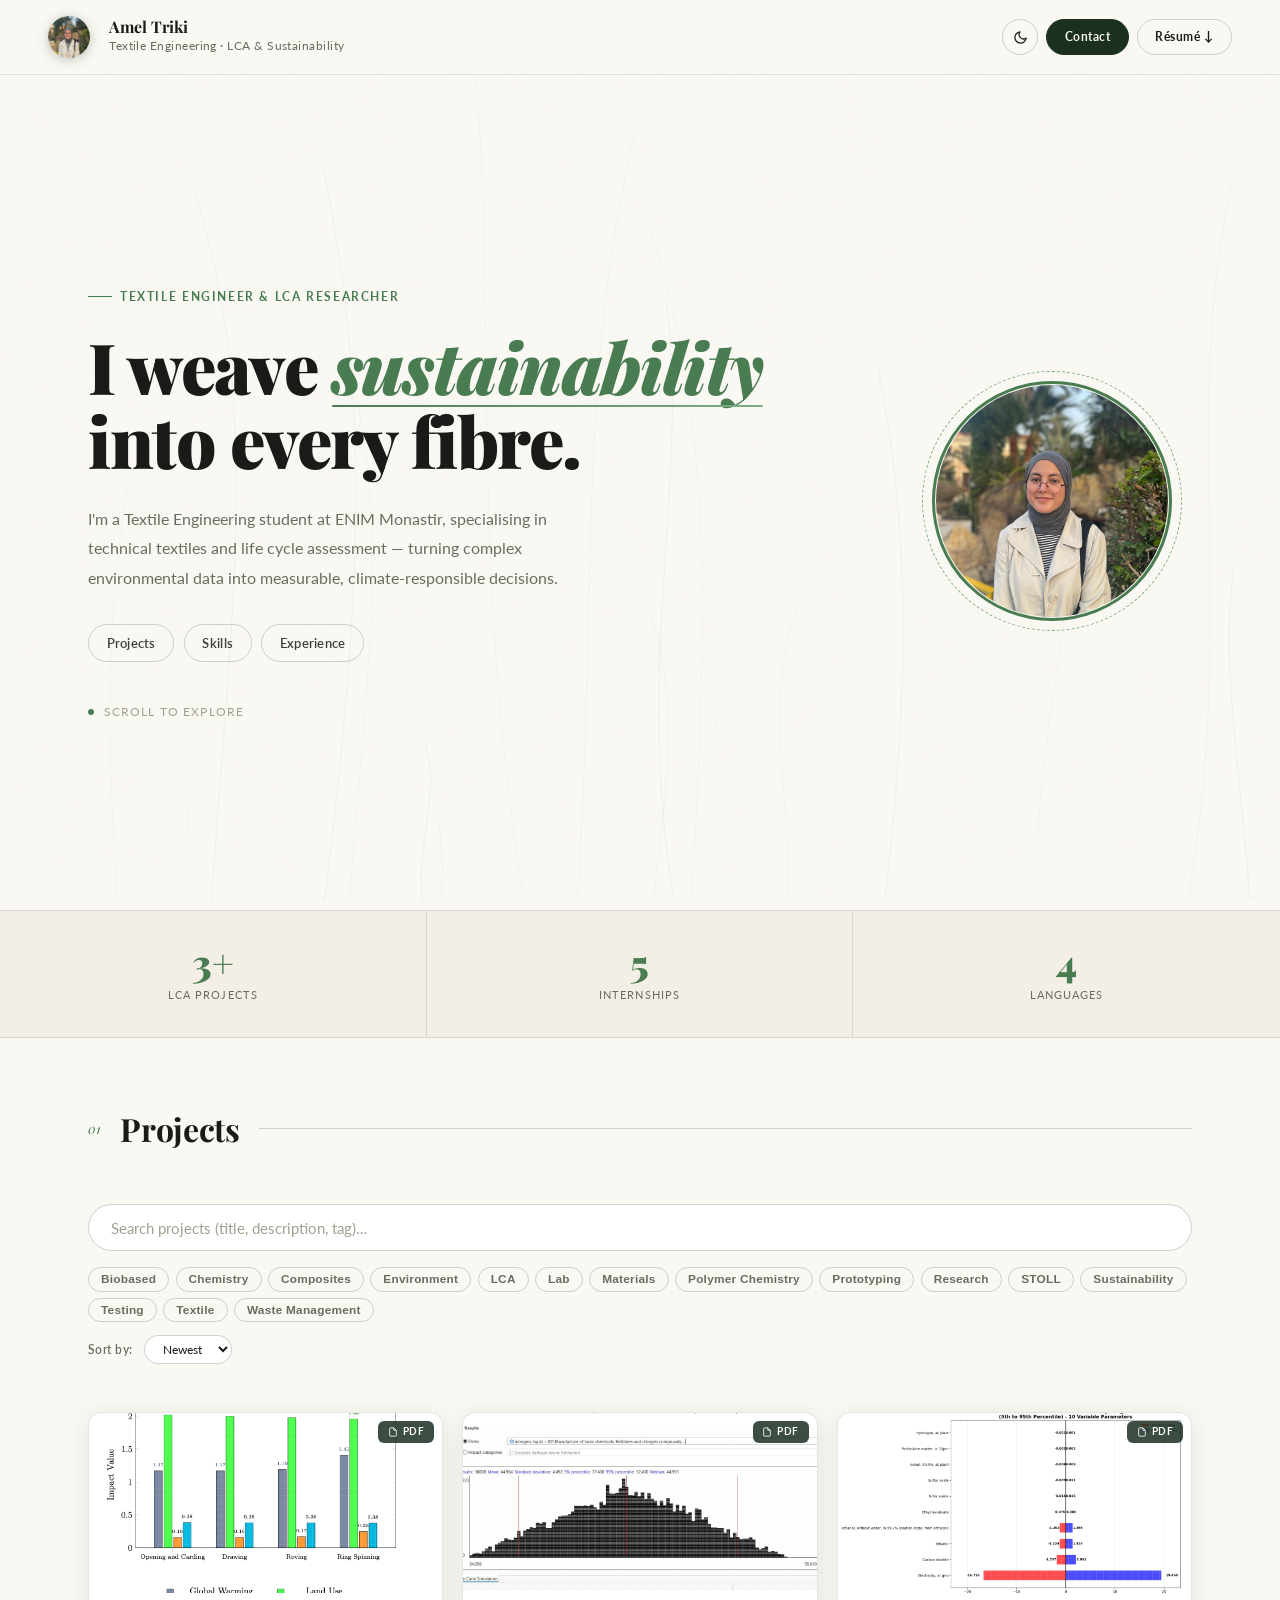
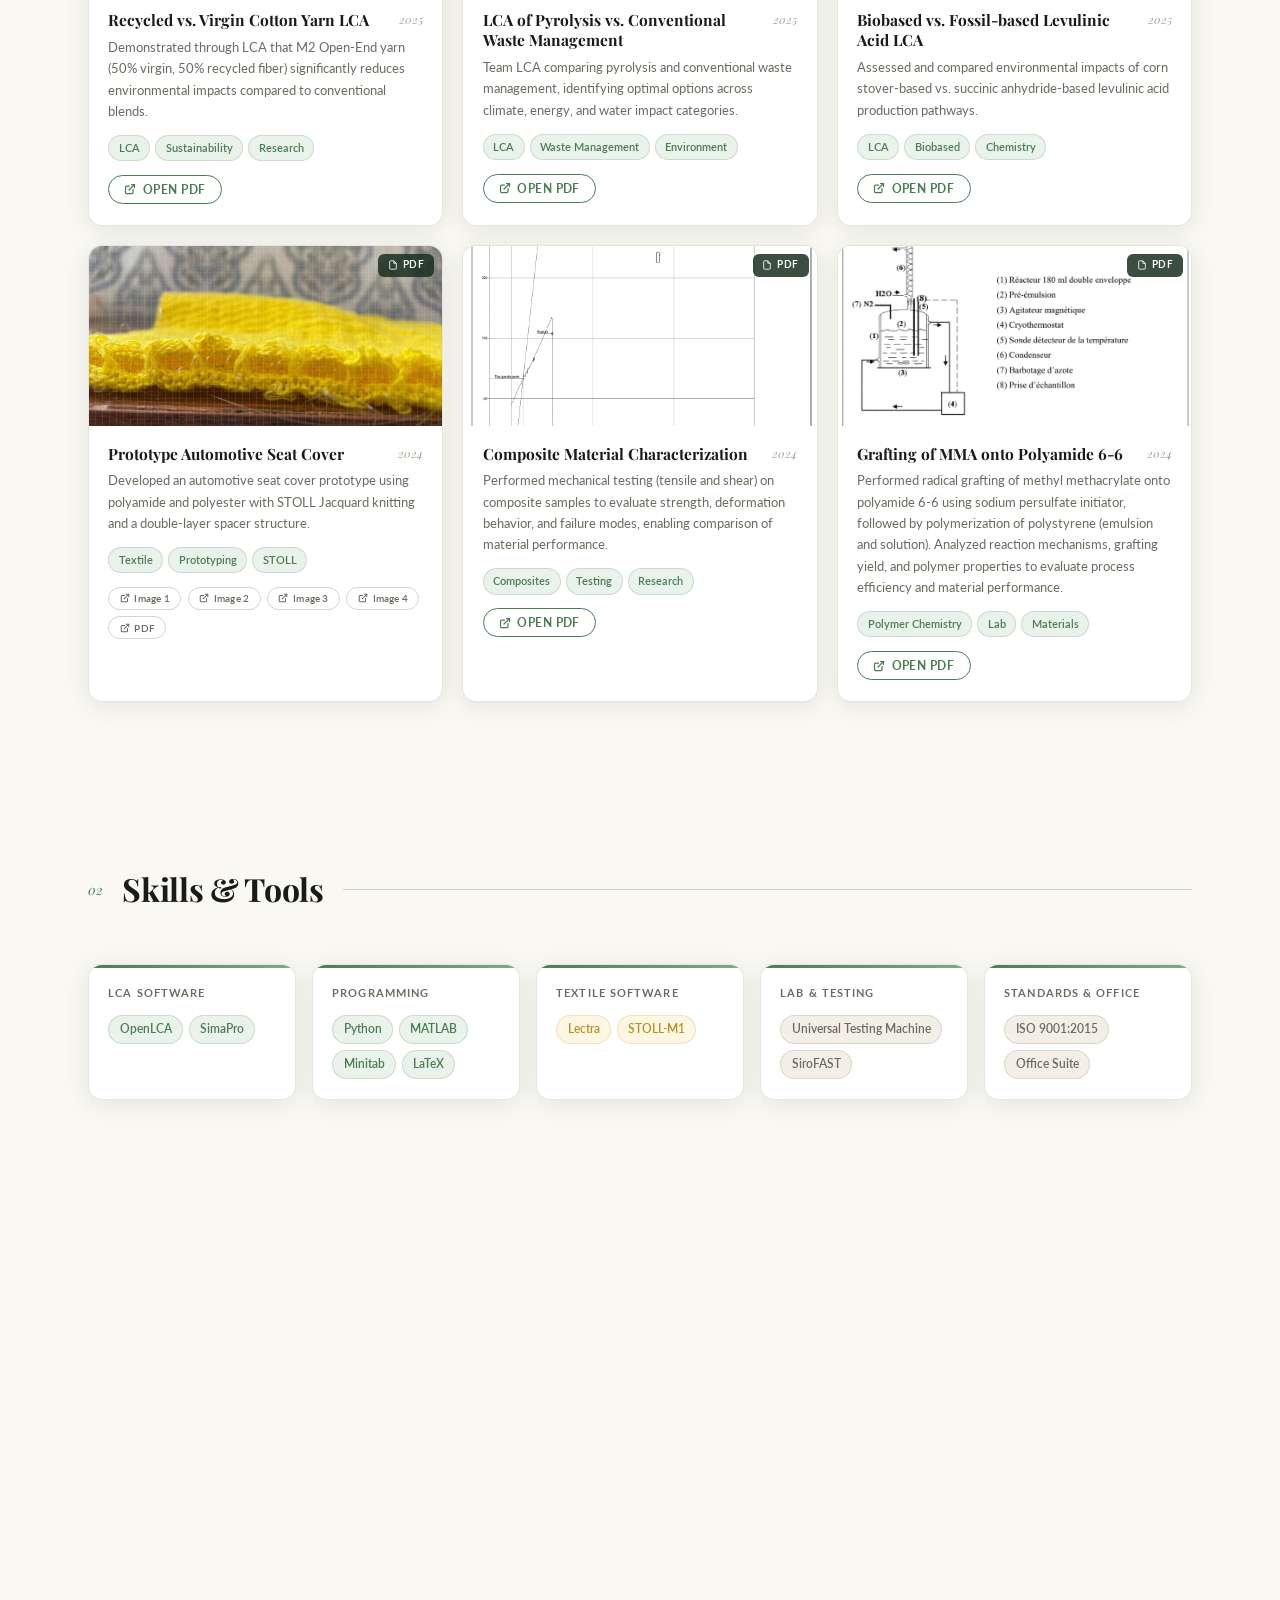
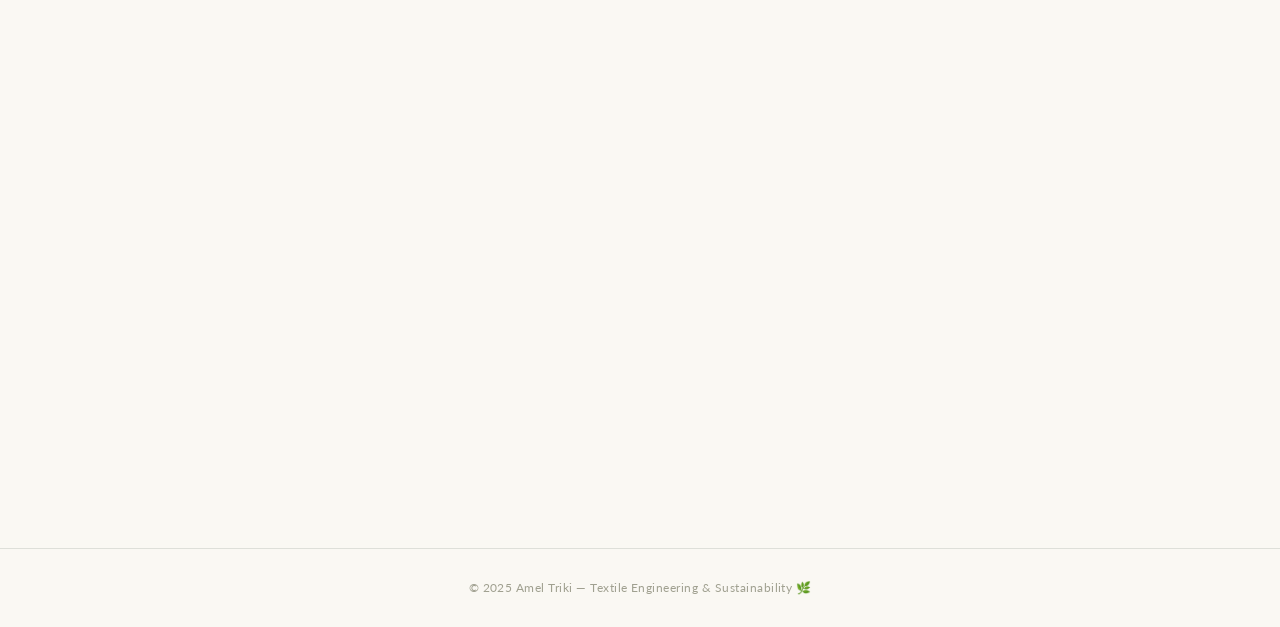
<file: index.html>
<!DOCTYPE html>
<html lang="en">
<head>
<meta charset="UTF-8"/>
<meta name="viewport" content="width=device-width, initial-scale=1.0"/>
<title>Amel Triki — Textile & LCA Portfolio</title>
<link href="https://fonts.googleapis.com/css2?family=Playfair+Display:ital,wght@0,400;0,700;0,900;1,400;1,700&family=Lato:wght@300;400;700&display=swap" rel="stylesheet"/>
<style>
*,*::before,*::after{box-sizing:border-box;margin:0;padding:0;}
:root{
  --cream:#faf8f3;--cream2:#f3efe6;--cream3:#ebe5d8;
  --forest:#1c3020;--forest2:#2a4530;--moss:#4a7c52;--sage:#7aad80;--sage-pale:#eaf3eb;
  --gold:#b8902a;--gold-pale:#fdf6e3;--ink:#1a1a18;--ink2:#3d3d38;--muted:#6b6b60;
  --faint:#a0a090;--surface:#ffffff;--border:rgba(26,48,32,0.12);--border2:rgba(26,48,32,0.2);
  --shadow:0 4px 24px rgba(26,48,32,0.10);--shadow-lg:0 12px 48px rgba(26,48,32,0.15);
  --radius:14px;--font-display:'Playfair Display',Georgia,serif;--font-body:'Lato',system-ui,sans-serif;
  --contact-bg:#e8ede6;--contact-text:#1a1a18;--contact-sub:#5a5a50;
  --contact-link-bg:rgba(26,48,32,0.06);--contact-link-border:rgba(26,48,32,0.1);
  --contact-link-hover:rgba(26,48,32,0.1);--contact-link-hover-border:rgba(74,124,82,0.35);
  --contact-label:rgba(26,48,32,0.4);--contact-glow:rgba(122,173,128,0.12);
  --contact-accent:#4a7c52;
}
body.dark{
  --cream:#111810;--cream2:#161d14;--cream3:#1c2419;--forest:#a8c8a0;--forest2:#8ab890;
  --moss:#6aad72;--sage:#4a8a52;--sage-pale:#162018;--gold:#d4a840;--gold-pale:#1e1a0e;
  --ink:#e8e8d8;--ink2:#c8c8b8;--muted:#9a9a88;--faint:#5a5a50;--surface:#1a2018;
  --border:rgba(168,200,160,0.12);--border2:rgba(168,200,160,0.22);
  --shadow:0 4px 24px rgba(0,0,0,0.3);--shadow-lg:0 12px 48px rgba(0,0,0,0.4);
  --contact-bg:#2a3228;--contact-text:#d8d8c8;--contact-sub:#8a8a78;
  --contact-link-bg:rgba(255,255,255,0.06);--contact-link-border:rgba(255,255,255,0.1);
  --contact-link-hover:rgba(255,255,255,0.1);--contact-link-hover-border:rgba(106,173,114,0.35);
  --contact-label:rgba(255,255,255,0.4);--contact-glow:rgba(122,173,128,0.1);
  --contact-accent:#8cc89a;
}
html{scroll-behavior:smooth;}
body{font-family:var(--font-body);background:var(--cream);color:var(--ink);font-size:15px;line-height:1.7;overflow-x:hidden;transition:background 0.4s,color 0.4s;}
#threadCanvas{position:fixed;top:0;left:0;width:100%;height:100%;pointer-events:none;z-index:0;opacity:0.35;}
body::after{content:'';position:fixed;inset:0;background-image:url("data:image/svg+xml,%3Csvg viewBox='0 0 256 256' xmlns='http://www.w3.org/2000/svg'%3E%3Cfilter id='noise'%3E%3CfeTurbulence type='fractalNoise' baseFrequency='0.9' numOctaves='4' stitchTiles='stitch'/%3E%3C/filter%3E%3Crect width='100%25' height='100%25' filter='url(%23noise)' opacity='0.04'/%3E%3C/svg%3E");pointer-events:none;z-index:1;opacity:0.4;}
nav{position:sticky;top:0;z-index:500;display:flex;align-items:center;gap:1.2rem;padding:1rem 3rem;background:rgba(250,248,243,0.85);backdrop-filter:blur(20px);border-bottom:1px solid var(--border);transition:background 0.4s,border-color 0.4s;}
body.dark nav{background:rgba(17,24,16,0.88);}
.nav-monogram{width:42px;height:42px;border-radius:50%;overflow:hidden;flex-shrink:0;box-shadow:0 2px 12px rgba(26,48,32,0.25);transition:transform 0.3s;}
.nav-monogram:hover{transform:rotate(8deg) scale(1.08);}
.nav-monogram img{width:100%;height:100%;object-fit:cover;display:block;}
.nav-info{flex:1;}
.nav-name{font-family:var(--font-display);font-size:1rem;font-weight:700;color:var(--ink);line-height:1.1;}
.nav-role{font-size:0.72rem;color:var(--muted);letter-spacing:0.04em;}
.nav-actions{display:flex;align-items:center;gap:0.5rem;}
.theme-btn{width:36px;height:36px;border-radius:50%;border:1px solid var(--border2);background:transparent;cursor:pointer;display:flex;align-items:center;justify-content:center;color:var(--ink);transition:all 0.25s;}
.theme-btn:hover{background:var(--sage-pale);border-color:var(--moss);}
.nav-cta{padding:0.42rem 1.1rem;border-radius:2rem;font-size:0.78rem;font-weight:700;letter-spacing:0.04em;text-decoration:none;cursor:pointer;transition:all 0.22s;font-family:var(--font-body);}
.nav-cta-solid{background:var(--forest);color:var(--cream);border:1.5px solid var(--forest);}
.nav-cta-solid:hover{background:var(--forest2);box-shadow:0 4px 16px rgba(26,48,32,0.25);}
.nav-cta-outline{background:transparent;color:var(--ink);border:1.5px solid var(--border2);}
.nav-cta-outline:hover{border-color:var(--moss);color:var(--moss);}
.hero{position:relative;z-index:2;display:grid;grid-template-columns:1fr 280px;gap:3rem;align-items:center;padding:5rem 3rem 4rem;min-height:calc(100vh - 65px);max-width:1200px;margin:0 auto;}
.hero-eyebrow{display:inline-flex;align-items:center;gap:0.5rem;font-size:0.72rem;font-weight:700;letter-spacing:0.14em;text-transform:uppercase;color:var(--moss);margin-bottom:1.4rem;}
.hero-eyebrow::before{content:'';width:24px;height:1.5px;background:var(--moss);display:block;}
.hero-headline{font-family:var(--font-display);font-size:clamp(2.8rem,5.5vw,5rem);font-weight:900;line-height:1.06;color:var(--ink);margin-bottom:1.6rem;letter-spacing:-0.02em;}
.hero-headline em{font-style:italic;color:var(--moss);position:relative;display:inline-block;}
.hero-headline em::after{content:'';position:absolute;bottom:-4px;left:0;right:0;height:2px;background:linear-gradient(90deg,var(--moss),var(--sage));border-radius:2px;}
.hero-body{font-size:1rem;color:var(--muted);max-width:500px;line-height:1.85;margin-bottom:2rem;}
.hero-body strong{color:var(--ink2);font-weight:700;}
.hero-pills{display:flex;gap:0.6rem;flex-wrap:wrap;margin-bottom:2.5rem;}
.hero-pill{padding:0.42rem 1.1rem;border-radius:2rem;border:1.5px solid var(--border2);background:transparent;color:var(--ink2);font-size:0.82rem;font-weight:600;text-decoration:none;cursor:pointer;transition:all 0.22s;letter-spacing:0.02em;}
.hero-pill:hover{border-color:var(--moss);color:var(--moss);background:var(--sage-pale);transform:translateY(-2px);}
.scroll-hint{display:flex;align-items:center;gap:0.6rem;font-size:0.72rem;color:var(--faint);letter-spacing:0.1em;text-transform:uppercase;}
.scroll-dot{width:6px;height:6px;border-radius:50%;background:var(--moss);animation:pulse 2s ease-in-out infinite;}
@keyframes pulse{0%,100%{opacity:0.4;transform:scale(1);}50%{opacity:1;transform:scale(1.3);}}
.hero-visual{display:flex;flex-direction:column;align-items:center;gap:0;}
.photo-frame{position:relative;width:240px;height:240px;}
.photo-ring-outer{position:absolute;inset:-10px;border-radius:50%;border:1.5px dashed var(--sage);animation:spin 30s linear infinite;}
.photo-ring-inner{position:absolute;inset:0;border-radius:50%;border:3px solid var(--moss);}
.photo-circle{position:absolute;inset:4px;border-radius:50%;overflow:hidden;}
.photo-circle img{width:100%;height:100%;object-fit:cover;display:block;}
@keyframes spin{from{transform:rotate(0deg);}to{transform:rotate(360deg);}}
.stat-strip{position:relative;z-index:2;display:grid;grid-template-columns:repeat(3,1fr);border-top:1px solid var(--border);border-bottom:1px solid var(--border);background:var(--cream2);}
.stat-cell{padding:2rem 1.5rem;text-align:center;border-right:1px solid var(--border);transition:background 0.2s;}
.stat-cell:last-child{border-right:none;}
.stat-cell:hover{background:var(--sage-pale);}
.stat-num{font-family:var(--font-display);font-size:2.4rem;font-weight:900;color:var(--moss);line-height:1;display:block;}
.stat-label{font-size:0.68rem;letter-spacing:0.1em;text-transform:uppercase;color:var(--muted);margin-top:0.3rem;display:block;}
.section{position:relative;z-index:2;padding:5rem 3rem;max-width:1200px;margin:0 auto;}
.section-header{display:flex;align-items:center;gap:1.2rem;margin-bottom:3rem;}
.section-num{font-family:var(--font-display);font-size:0.85rem;font-style:italic;color:var(--moss);}
.section-title{font-family:var(--font-display);font-size:2rem;font-weight:700;color:var(--ink);letter-spacing:-0.01em;}
.section-line{flex:1;height:1px;background:var(--border2);}
.search-section{position:relative;z-index:2;padding:4rem 3rem 0;max-width:1200px;margin:0 auto;}
.search-input{width:100%;padding:0.85rem 1.4rem;border:1.5px solid var(--border2);border-radius:2rem;background:var(--surface);color:var(--ink);font-size:0.92rem;font-family:var(--font-body);outline:none;transition:border-color 0.2s,box-shadow 0.2s;}
.search-input::placeholder{color:var(--faint);}
.search-input:focus{border-color:var(--moss);box-shadow:0 0 0 3px rgba(74,124,82,0.12);}
.filter-tags{display:flex;flex-wrap:wrap;gap:0.4rem;margin:1rem 0 0.5rem;}
.filter-tag{padding:0.26rem 0.75rem;border-radius:2rem;border:1px solid var(--border2);background:transparent;font-size:0.74rem;font-weight:600;color:var(--muted);cursor:pointer;transition:all 0.15s;letter-spacing:0.02em;}
.filter-tag:hover,.filter-tag.active{background:var(--sage-pale);border-color:var(--moss);color:var(--moss);}
.sort-row{display:flex;align-items:center;gap:0.7rem;margin:0.8rem 0 0;}
.sort-label{font-size:0.78rem;color:var(--muted);font-weight:600;letter-spacing:0.04em;}
.sort-select{padding:0.3rem 0.85rem;border-radius:2rem;border:1px solid var(--border2);background:var(--surface);color:var(--ink);font-size:0.78rem;font-family:var(--font-body);cursor:pointer;outline:none;}
.projects-grid{display:grid;grid-template-columns:repeat(auto-fill,minmax(280px,1fr));gap:1.2rem;padding-top:1.5rem;}
.project-card{background:var(--surface);border-radius:var(--radius);border:1px solid var(--border);overflow:hidden;box-shadow:var(--shadow);transition:transform 0.25s cubic-bezier(0.34,1.56,0.64,1),box-shadow 0.25s;cursor:pointer;position:relative;}
.project-card:hover{transform:translateY(-6px) rotate(-0.4deg);box-shadow:var(--shadow-lg);}
.card-img{width:100%;height:180px;position:relative;overflow:hidden;background:var(--cream2);}
.card-img img{width:100%;height:100%;object-fit:cover;display:block;}
.card-img::after{content:'';position:absolute;inset:0;background-image:repeating-linear-gradient(90deg,transparent,transparent 6px,rgba(255,255,255,0.08) 6px,rgba(255,255,255,0.08) 7px),repeating-linear-gradient(0deg,transparent,transparent 6px,rgba(255,255,255,0.05) 6px,rgba(255,255,255,0.05) 7px);pointer-events:none;}
.pdf-badge{position:absolute;top:8px;right:8px;background:rgba(26,48,32,0.85);color:#fff;padding:0.2rem 0.6rem;border-radius:6px;font-size:0.6rem;font-weight:700;letter-spacing:0.06em;text-transform:uppercase;z-index:2;display:flex;align-items:center;gap:0.3rem;}
.pdf-badge svg{width:10px;height:10px;stroke:#fff;fill:none;stroke-width:2;}
.card-body{padding:1.1rem 1.2rem 1.3rem;}
.card-top{display:flex;justify-content:space-between;align-items:flex-start;margin-bottom:0.4rem;}
.card-title{font-family:var(--font-display);font-size:0.97rem;font-weight:700;color:var(--ink);line-height:1.3;flex:1;margin-right:0.5rem;}
.card-year{font-size:0.72rem;color:var(--faint);font-variant-numeric:tabular-nums;flex-shrink:0;font-style:italic;font-family:var(--font-display);}
.card-desc{font-size:0.81rem;color:var(--muted);line-height:1.65;margin-bottom:0.8rem;}
.card-tags{display:flex;flex-wrap:wrap;gap:0.3rem;margin-bottom:0.85rem;}
.card-tag{padding:0.18rem 0.6rem;border-radius:2rem;background:var(--sage-pale);border:1px solid rgba(74,124,82,0.2);font-size:0.68rem;color:var(--moss);font-weight:600;}
.demo-btn{display:inline-flex;align-items:center;gap:0.4rem;padding:0.38rem 0.95rem;border-radius:2rem;border:1.5px solid var(--moss);background:transparent;color:var(--moss);font-size:0.74rem;font-weight:700;letter-spacing:0.04em;text-transform:uppercase;cursor:pointer;font-family:var(--font-body);transition:all 0.2s;}
.demo-btn:hover{background:var(--moss);color:#fff;transform:translateY(-1px);box-shadow:0 3px 12px rgba(74,124,82,0.25);}
.demo-btn svg{width:12px;height:12px;stroke:currentColor;fill:none;stroke-width:2.5;stroke-linecap:round;stroke-linejoin:round;}
.files-row{display:flex;gap:0.4rem;flex-wrap:wrap;}
.files-btn{display:inline-flex;align-items:center;gap:0.3rem;padding:0.28rem 0.65rem;border-radius:1rem;border:1px solid var(--border2);background:transparent;color:var(--muted);font-size:0.63rem;font-weight:600;cursor:pointer;font-family:var(--font-body);transition:all 0.15s;letter-spacing:0.02em;}
.files-btn:hover{border-color:var(--moss);color:var(--moss);background:var(--sage-pale);}
.files-btn svg{width:10px;height:10px;stroke:currentColor;fill:none;stroke-width:2.5;stroke-linecap:round;stroke-linejoin:round;}
.skills-grid{display:grid;grid-template-columns:repeat(auto-fill,minmax(190px,1fr));gap:1rem;}
.skill-card{background:var(--surface);border-radius:var(--radius);border:1px solid var(--border);padding:1.2rem;box-shadow:var(--shadow);transition:transform 0.2s,box-shadow 0.2s;position:relative;overflow:hidden;}
.skill-card::before{content:'';position:absolute;top:0;left:0;right:0;height:3px;background:linear-gradient(90deg,var(--moss),var(--sage));}
.skill-card:hover{transform:translateY(-3px);box-shadow:var(--shadow-lg);}
.skill-card-title{font-size:0.68rem;font-weight:700;letter-spacing:0.1em;text-transform:uppercase;color:var(--muted);margin-bottom:0.75rem;}
.skill-chips{display:flex;flex-wrap:wrap;gap:0.35rem;}
.chip{padding:0.22rem 0.65rem;border-radius:2rem;font-size:0.75rem;font-weight:600;}
.chip-green{background:var(--sage-pale);color:var(--moss);border:1px solid rgba(74,124,82,0.2);}
.chip-gold{background:var(--gold-pale);color:var(--gold);border:1px solid rgba(184,144,42,0.2);}
.chip-neutral{background:var(--cream2);color:var(--muted);border:1px solid var(--border);}
.lang-chips{display:flex;flex-wrap:wrap;gap:0.35rem;}
.lang-chip{display:inline-flex;align-items:center;gap:0.35rem;padding:0.22rem 0.65rem;border-radius:2rem;background:var(--sage-pale);border:1px solid rgba(74,124,82,0.2);font-size:0.75rem;font-weight:600;color:var(--moss);}
.lang-badge{background:var(--moss);color:#fff;font-size:0.6rem;padding:0.08rem 0.38rem;border-radius:2rem;font-weight:700;}
.timeline{position:relative;padding-left:2rem;}
.timeline::before{content:'';position:absolute;left:0;top:8px;bottom:8px;width:1.5px;background:linear-gradient(180deg,var(--moss),var(--sage),transparent);}
.tl-item{position:relative;margin-bottom:2.5rem;padding-left:1.8rem;}
.tl-dot{position:absolute;left:-2.28rem;top:6px;width:12px;height:12px;border-radius:50%;background:var(--moss);border:2.5px solid var(--cream);box-shadow:0 0 0 2.5px var(--moss);transition:transform 0.2s;}
.tl-item:hover .tl-dot{transform:scale(1.4);}
.tl-date{font-size:0.7rem;letter-spacing:0.1em;text-transform:uppercase;color:var(--moss);margin-bottom:0.18rem;font-weight:700;}
.tl-role{font-family:var(--font-display);font-size:1.05rem;font-weight:700;color:var(--ink);}
.tl-company{font-size:0.8rem;color:var(--muted);margin-bottom:0.5rem;}
.tl-desc{font-size:0.87rem;color:var(--muted);line-height:1.78;max-width:560px;}
.edu-grid{display:grid;grid-template-columns:repeat(auto-fill,minmax(240px,1fr));gap:1rem;}
.edu-card{background:var(--surface);border-radius:var(--radius);border:1px solid var(--border);padding:1.4rem;box-shadow:var(--shadow);transition:transform 0.2s;position:relative;overflow:hidden;}
.edu-card::after{content:'';position:absolute;bottom:0;right:0;width:60px;height:60px;background:radial-gradient(circle at bottom right,var(--sage-pale) 0%,transparent 70%);}
.edu-card:hover{transform:translateY(-3px);}
.edu-year{font-size:0.7rem;color:var(--moss);font-weight:700;letter-spacing:0.1em;text-transform:uppercase;margin-bottom:0.6rem;}
.edu-degree{font-family:var(--font-display);font-size:0.95rem;font-weight:700;color:var(--ink);margin-bottom:0.3rem;line-height:1.35;}
.edu-school{font-size:0.79rem;color:var(--muted);}
.contact-wrap{background:var(--contact-bg);border-radius:20px;padding:3rem;display:grid;grid-template-columns:1fr 1fr;gap:3rem;position:relative;overflow:hidden;border:1px solid var(--border);}
.contact-wrap::before{content:'';position:absolute;top:-80px;right:-80px;width:260px;height:260px;border-radius:50%;background:radial-gradient(circle,var(--contact-glow) 0%,transparent 70%);}
.contact-headline{font-family:var(--font-display);font-size:2rem;font-weight:700;color:var(--contact-text);line-height:1.3;margin-bottom:1rem;}
.contact-headline em{font-style:italic;color:var(--contact-accent);}
.contact-sub{font-size:0.88rem;color:var(--contact-sub);line-height:1.8;}
.contact-links{display:flex;flex-direction:column;gap:0.8rem;}
.contact-link{display:flex;align-items:center;gap:1rem;text-decoration:none;background:var(--contact-link-bg);border:1px solid var(--contact-link-border);border-radius:12px;padding:1rem 1.1rem;transition:background 0.2s,border-color 0.2s;cursor:pointer;}
.contact-link:hover{background:var(--contact-link-hover);border-color:var(--contact-link-hover-border);}
.contact-icon{width:32px;height:32px;border-radius:50%;background:var(--contact-link-bg);border:1px solid var(--contact-link-border);display:flex;align-items:center;justify-content:center;font-size:0.85rem;flex-shrink:0;}
.contact-link-label{font-size:0.68rem;color:var(--contact-label);letter-spacing:0.08em;text-transform:uppercase;}
.contact-link-value{font-size:0.88rem;color:var(--contact-text);font-weight:600;}
footer{position:relative;z-index:2;text-align:center;padding:1.8rem;font-size:0.75rem;color:var(--faint);border-top:1px solid var(--border);letter-spacing:0.04em;}
@keyframes fadeUp{from{opacity:0;transform:translateY(28px);}to{opacity:1;transform:translateY(0);}}
.fade-up{opacity:0;animation:fadeUp 0.7s ease forwards;}
.fade-up:nth-child(1){animation-delay:0.1s;}
.fade-up:nth-child(2){animation-delay:0.25s;}
.fade-up:nth-child(3){animation-delay:0.4s;}
.fade-up:nth-child(4){animation-delay:0.55s;}
.reveal{opacity:0;transform:translateY(32px);transition:opacity 0.65s ease,transform 0.65s ease;}
.reveal.visible{opacity:1;transform:translateY(0);}
@media(max-width:768px){
  nav{padding:0.8rem 1.4rem;}
  .hero{grid-template-columns:1fr;padding:3rem 1.4rem 2rem;min-height:auto;}
  .hero-visual{flex-direction:row;justify-content:center;}
  .photo-frame{width:130px;height:130px;}
  .section{padding:3rem 1.4rem;}
  .search-section{padding:3rem 1.4rem 0;}
  .contact-wrap{grid-template-columns:1fr;padding:2rem;}
}
</style>
</head>
<body>
<canvas id="threadCanvas"></canvas>
<nav>
  <div class="nav-monogram"><img src="profile.jpg" alt="Amel Triki"/></div>
  <div class="nav-info">
    <div class="nav-name">Amel Triki</div>
    <div class="nav-role">Textile Engineering · LCA & Sustainability</div>
  </div>
  <div class="nav-actions">
    <button class="theme-btn" id="themeBtn" aria-label="Toggle theme">
      <svg id="themeIcon" width="15" height="15" viewBox="0 0 24 24" fill="none" stroke="currentColor" stroke-width="2" stroke-linecap="round" stroke-linejoin="round"><path d="M21 12.79A9 9 0 1 1 11.21 3 7 7 0 0 0 21 12.79z"/></svg>
    </button>
    <a href="#contact" class="nav-cta nav-cta-solid">Contact</a>
    <a href="Amel_Triki_CV.pdf" download="Amel_Triki_CV.pdf" class="nav-cta nav-cta-outline">Résumé ↓</a>
  </div>
</nav>
<div class="hero">
  <div>
    <div class="hero-eyebrow fade-up">Textile Engineer & LCA Researcher</div>
    <h1 class="hero-headline fade-up">I weave <em>sustainability</em><br>into every fibre.</h1>
    <p class="hero-body fade-up">I'm a Textile Engineering student at ENIM Monastir, specialising in technical textiles and life cycle assessment — turning complex environmental data into measurable, climate-responsible decisions.</p>
    <div class="hero-pills fade-up">
      <a href="#projects" class="hero-pill">Projects</a>
      <a href="#skills" class="hero-pill">Skills</a>
      <a href="#experience" class="hero-pill">Experience</a>
    </div>
    <div class="scroll-hint fade-up"><span class="scroll-dot"></span><span>Scroll to explore</span></div>
  </div>
  <div class="hero-visual fade-up">
    <div class="photo-frame">
      <div class="photo-ring-outer"></div>
      <div class="photo-ring-inner"></div>
      <div class="photo-circle"><img src="profile.jpg" alt="Amel Triki"/></div>
    </div>
  </div>
</div>
<div class="stat-strip reveal">
  <div class="stat-cell"><span class="stat-num">3+</span><span class="stat-label">LCA Projects</span></div>
  <div class="stat-cell"><span class="stat-num">5</span><span class="stat-label">Internships</span></div>
  <div class="stat-cell"><span class="stat-num">4</span><span class="stat-label">Languages</span></div>
</div>
<div class="search-section reveal" id="projects">
  <div class="section-header">
    <span class="section-num">01</span>
    <h2 class="section-title">Projects</h2>
    <div class="section-line"></div>
  </div>
  <input class="search-input" id="searchInput" type="text" placeholder="Search projects (title, description, tag)…"/>
  <div class="filter-tags" id="filterTags"></div>
  <div class="sort-row">
    <span class="sort-label">Sort by:</span>
    <select class="sort-select" id="sortSelect">
      <option value="newest">Newest</option>
      <option value="oldest">Oldest</option>
      <option value="az">A → Z</option>
      <option value="za">Z → A</option>
    </select>
  </div>
</div>
<div class="section" style="padding-top:1.5rem;" id="projectsWrap">
  <div class="projects-grid" id="projectsGrid"></div>
</div>
<div class="section reveal" id="skills">
  <div class="section-header">
    <span class="section-num">02</span>
    <h2 class="section-title">Skills & Tools</h2>
    <div class="section-line"></div>
  </div>
  <div class="skills-grid">
    <div class="skill-card reveal"><div class="skill-card-title">LCA Software</div><div class="skill-chips"><span class="chip chip-green">OpenLCA</span><span class="chip chip-green">SimaPro</span></div></div>
    <div class="skill-card reveal"><div class="skill-card-title">Programming</div><div class="skill-chips"><span class="chip chip-green">Python</span><span class="chip chip-green">MATLAB</span><span class="chip chip-green">Minitab</span><span class="chip chip-green">LaTeX</span></div></div>
    <div class="skill-card reveal"><div class="skill-card-title">Textile Software</div><div class="skill-chips"><span class="chip chip-gold">Lectra</span><span class="chip chip-gold">STOLL-M1</span></div></div>
    <div class="skill-card reveal"><div class="skill-card-title">Lab & Testing</div><div class="skill-chips"><span class="chip chip-neutral">Universal Testing Machine</span><span class="chip chip-neutral">SiroFAST</span></div></div>
    <div class="skill-card reveal"><div class="skill-card-title">Standards & Office</div><div class="skill-chips"><span class="chip chip-neutral">ISO 9001:2015</span><span class="chip chip-neutral">Office Suite</span></div></div>
    <div class="skill-card reveal"><div class="skill-card-title">Languages</div><div class="lang-chips"><span class="lang-chip">Arabic <span class="lang-badge">Native</span></span><span class="lang-chip">French <span class="lang-badge">C1</span></span><span class="lang-chip">English <span class="lang-badge">C1</span></span><span class="lang-chip">German <span class="lang-badge">A1</span></span></div></div>
  </div>
</div>
<div class="section reveal" id="experience">
  <div class="section-header">
    <span class="section-num">03</span>
    <h2 class="section-title">Experience</h2>
    <div class="section-line"></div>
  </div>
<div class="timeline">
    <div class="tl-item reveal"><div class="tl-dot"></div><div class="tl-date">May 2026 – Present</div><div class="tl-role">LCA / EPD Engineer</div><div class="tl-company">Kelly Green Consulting — Tunis, Tunisia</div><div class="tl-desc">Conducting Life Cycle Assessments (LCA), developing Environmental Product Declarations (EPDs) and French Environmental and Health Declaration Sheets (FDES), and contributing to eco-design and environmental performance assessment of products.</div></div>

    <div class="tl-item reveal"><div class="tl-dot"></div><div class="tl-date">Sep 2025</div><div class="tl-role">LCA Intern</div><div class="tl-company">Carbon Jar — Sousse, Tunisia</div><div class="tl-desc">Conducted LCA of pyrolysis vs. conventional waste management, highlighting optimal options across climate, energy, and water impact categories.</div></div>

    <div class="tl-item reveal"><div class="tl-dot"></div><div class="tl-date">Aug 2025</div><div class="tl-role">LCA Intern</div><div class="tl-company">Carbon Jar — Sousse, Tunisia</div><div class="tl-desc">Assessed and compared environmental impacts of biobased (corn stover) vs. fossil-based levulinic acid production to identify the more sustainable pathway.</div></div>

    <div class="tl-item reveal"><div class="tl-dot"></div><div class="tl-date">Feb – Jun 2025</div><div class="tl-role">Final Year Graduation Project</div><div class="tl-company">SITEX — Sousse, Tunisia</div><div class="tl-desc">Demonstrated through LCA that M2 Open-End yarn (50% virgin cotton, 50% recycled fiber) significantly reduces environmental impacts vs. conventional blends.</div></div>

    <div class="tl-item reveal"><div class="tl-dot"></div><div class="tl-date">Jul 2024</div><div class="tl-role">Industrial Engineering Intern</div><div class="tl-company">Zodiac Nautic — Sousse, Tunisia</div><div class="tl-desc">Implemented 5S methodology — organization +30%, cleanliness +25%, efficiency +20%. Proposed sustainable shelving solutions.</div></div>

    <div class="tl-item reveal"><div class="tl-dot"></div><div class="tl-date">2023</div><div class="tl-role">Production Intern</div><div class="tl-company">Covet — Sousse, Tunisia</div><div class="tl-desc">Gained hands-on experience in textile production, observing key manufacturing stages and industrial practices.</div></div>
</div>
</div>
<div class="section reveal" id="education">
  <div class="section-header">
    <span class="section-num">04</span>
    <h2 class="section-title">Education</h2>
    <div class="section-line"></div>
  </div>
  <div class="edu-grid">
    <div class="edu-card reveal"><div class="edu-year">2022 – 2026</div><div class="edu-degree">Textile Engineering — Technical Textile Specialty</div><div class="edu-school">National School of Engineers of Monastir, Tunisia</div></div>
    <div class="edu-card reveal"><div class="edu-year">2019 – 2022</div><div class="edu-degree">Preparatory Program for Engineering Schools</div><div class="edu-school">Higher School of Science & Technology, Hammam Sousse</div></div>
    <div class="edu-card reveal"><div class="edu-year">2015 – 2019</div><div class="edu-degree">Mathematics Baccalaureate</div><div class="edu-school">Othman Chati High School, Sousse — GPA 3.0 / 4.0</div></div>
  </div>
</div>
<div class="section reveal" id="contact">
  <div class="section-header">
    <span class="section-num">05</span>
    <h2 class="section-title">Contact</h2>
    <div class="section-line"></div>
  </div>
  <div class="contact-wrap">
    <div>
      <div class="contact-headline">Let's build a <em>greener</em><br>future together.</div>
      <p class="contact-sub">Open to research collaborations, internship opportunities, and conversations about sustainable textiles, LCA, and circular systems.</p>
    </div>
    <div class="contact-links">
      <a class="contact-link" href="mailto:ameltriki42@gmail.com"><div class="contact-icon">✉</div><div><div class="contact-link-label">Email</div><div class="contact-link-value">ameltriki42@gmail.com</div></div></a>
      <a class="contact-link" href="tel:+21621801885"><div class="contact-icon">☎</div><div><div class="contact-link-label">Phone</div><div class="contact-link-value">+216 21 801 885</div></div></a>
      <a class="contact-link" href="https://linkedin.com/in/itsamel-triki" target="_blank"><div class="contact-icon" style="font-size:0.75rem;font-weight:700;">in</div><div><div class="contact-link-label">LinkedIn</div><div class="contact-link-value">linkedin.com/in/itsamel-triki</div></div></a>
    </div>
  </div>
</div>
<footer>© 2025 Amel Triki — Textile Engineering & Sustainability 🌿</footer>
<script>
const canvas=document.getElementById('threadCanvas'),ctx=canvas.getContext('2d');
let W,H,threads=[];
function resize(){W=canvas.width=window.innerWidth;H=canvas.height=window.innerHeight;}
resize();window.addEventListener('resize',resize);
function makeThread(){const x=Math.random()*W;return{x,y:H+20,cp1x:x+(Math.random()-0.5)*200,cp1y:H*0.6,cp2x:x+(Math.random()-0.5)*200,cp2y:H*0.3,ex:x+(Math.random()-0.5)*150,ey:-20,progress:0,speed:0.0015+Math.random()*0.001,hue:120+Math.random()*40,alpha:0.12+Math.random()*0.1,width:0.5+Math.random()*1};}
for(let i=0;i<18;i++){const t=makeThread();t.progress=Math.random();threads.push(t);}
function drawThread(t){const p=t.progress;ctx.beginPath();ctx.moveTo(t.x,t.y);ctx.bezierCurveTo(t.x+(t.cp1x-t.x)*p,t.y+(t.cp1y-t.y)*p,t.x+(t.cp2x-t.x)*p,t.y+(t.cp2y-t.y)*p,t.x+(t.ex-t.x)*p,t.y+(t.ey-t.y)*p);ctx.strokeStyle=`hsla(${t.hue},45%,40%,${t.alpha})`;ctx.lineWidth=t.width;ctx.stroke();}
(function animThreads(){ctx.clearRect(0,0,W,H);threads.forEach(t=>{t.progress+=t.speed;if(t.progress>1){Object.assign(t,makeThread());t.progress=0;}drawThread(t);});requestAnimationFrame(animThreads);})();
const projects=[
  {title:"Recycled vs. Virgin Cotton Yarn LCA",year:2025,desc:"Demonstrated through LCA that M2 Open-End yarn (50% virgin, 50% recycled fiber) significantly reduces environmental impacts compared to conventional blends.",tags:["LCA","Sustainability","Research"],thumb:"thumb1.jpg",file:"project1.pdf",isPdf:true},
  {title:"LCA of Pyrolysis vs. Conventional Waste Management",year:2025,desc:"Team LCA comparing pyrolysis and conventional waste management, identifying optimal options across climate, energy, and water impact categories.",tags:["LCA","Waste Management","Environment"],thumb:"thumb2.jpg",file:"project2.pdf",isPdf:true},
  {title:"Biobased vs. Fossil-based Levulinic Acid LCA",year:2025,desc:"Assessed and compared environmental impacts of corn stover-based vs. succinic anhydride-based levulinic acid production pathways.",tags:["LCA","Biobased","Chemistry"],thumb:"thumb3.jpg",file:"project3.pdf",isPdf:true},
  {title:"Prototype Automotive Seat Cover",year:2024,desc:"Developed an automotive seat cover prototype using polyamide and polyester with STOLL Jacquard knitting and a double-layer spacer structure.",tags:["Textile","Prototyping","STOLL"],thumb:"project4-1.jpg",files:["project4-1.jpg","project4-2.jpg","project4-3.jpg","project4-4.jpg","project4.pdf"]},
  {title:"Composite Material Characterization",year:2024,desc:"Performed mechanical testing (tensile and shear) on composite samples to evaluate strength, deformation behavior, and failure modes, enabling comparison of material performance.",tags:["Composites","Testing","Research"],thumb:"project5.jpg",file:"project5.pdf",isPdf:true},
  {title:"Grafting of MMA onto Polyamide 6-6",year:2024,desc:"Performed radical grafting of methyl methacrylate onto polyamide 6-6 using sodium persulfate initiator, followed by polymerization of polystyrene (emulsion and solution). Analyzed reaction mechanisms, grafting yield, and polymer properties to evaluate process efficiency and material performance.",tags:["Polymer Chemistry","Lab","Materials"],thumb:"project6.jpg",file:"project6.pdf",isPdf:true}
];
const allTags=[...new Set(projects.flatMap(p=>p.tags))].sort();
let activeTags=new Set(),searchVal="",sortVal="newest";
const ftEl=document.getElementById('filterTags');
allTags.forEach(tag=>{const b=document.createElement('button');b.className='filter-tag';b.textContent=tag;b.addEventListener('click',()=>{activeTags.has(tag)?(activeTags.delete(tag),b.classList.remove('active')):(activeTags.add(tag),b.classList.add('active'));render();});ftEl.appendChild(b);});
function render(){
  const grid=document.getElementById('projectsGrid');
  let list=projects.map((p,i)=>({...p,_idx:i})).filter(p=>{const s=!searchVal||p.title.toLowerCase().includes(searchVal)||p.desc.toLowerCase().includes(searchVal)||p.tags.some(t=>t.toLowerCase().includes(searchVal));const t=!activeTags.size||p.tags.some(t=>activeTags.has(t));return s&&t;});
  if(sortVal==='newest')list.sort((a,b)=>b.year-a.year);else if(sortVal==='oldest')list.sort((a,b)=>a.year-b.year);else if(sortVal==='az')list.sort((a,b)=>a.title.localeCompare(b.title));else list.sort((a,b)=>b.title.localeCompare(a.title));
  grid.innerHTML=list.length?'':'<p style="color:var(--faint);font-size:0.9rem;font-style:italic;">No projects match your search.</p>';
  list.forEach(p=>{
    const el=document.createElement('div');el.className='project-card';
    const hasMultiple=p.files&&p.files.length>1;
    const hasPdf=hasMultiple?p.files.some(f=>f.endsWith('.pdf')):p.isPdf;
    let pdfBadge=hasPdf?'<div class="pdf-badge"><svg viewBox="0 0 24 24"><path d="M14 2H6a2 2 0 0 0-2 2v16a2 2 0 0 0 2 2h12a2 2 0 0 0 2-2V8z"/><polyline points="14 2 14 8 20 8"/></svg> PDF</div>':'';
    let btns='';
    if(hasMultiple){
      let fh='';p.files.forEach((f,i)=>{const isP=f.endsWith('.pdf');const lb=isP?'PDF':'Image '+(i+1);fh+='<button class="files-btn" data-file="'+f+'"><svg viewBox="0 0 24 24"><path d="M18 13v6a2 2 0 0 1-2 2H5a2 2 0 0 1-2-2V8a2 2 0 0 1 2-2h6"/><polyline points="15 3 21 3 21 9"/><line x1="10" y1="14" x2="21" y2="3"/></svg>'+lb+'</button>';});btns='<div class="files-row">'+fh+'</div>';
    }else{const bl=p.isPdf?'Open PDF':'View Image';btns='<button class="demo-btn" data-file="'+p.file+'"><svg viewBox="0 0 24 24"><path d="M18 13v6a2 2 0 0 1-2 2H5a2 2 0 0 1-2-2V8a2 2 0 0 1 2-2h6"/><polyline points="15 3 21 3 21 9"/><line x1="10" y1="14" x2="21" y2="3"/></svg>'+bl+'</button>';}
    el.innerHTML='<div class="card-img"><img src="'+p.thumb+'" alt="'+p.title+'" loading="lazy"/>'+pdfBadge+'</div><div class="card-body"><div class="card-top"><div class="card-title">'+p.title+'</div><div class="card-year">'+p.year+'</div></div><div class="card-desc">'+p.desc+'</div><div class="card-tags">'+p.tags.map(t=>'<span class="card-tag">'+t+'</span>').join('')+'</div>'+btns+'</div>';
    grid.appendChild(el);
  });
  grid.querySelectorAll('.demo-btn,.files-btn').forEach(btn=>{btn.addEventListener('click',e=>{e.stopPropagation();const a=document.createElement('a');a.href=btn.dataset.file;a.target='_blank';a.click();});});
}
document.getElementById('searchInput').addEventListener('input',e=>{searchVal=e.target.value.toLowerCase();render();});
document.getElementById('sortSelect').addEventListener('change',e=>{sortVal=e.target.value;render();});
render();
const obs=new IntersectionObserver(entries=>{entries.forEach(e=>{if(e.isIntersecting)e.target.classList.add('visible');});},{threshold:0.08});
document.querySelectorAll('.reveal').forEach(el=>obs.observe(el));
const themeBtn=document.getElementById('themeBtn'),themeIcon=document.getElementById('themeIcon');
const SUN='<circle cx="12" cy="12" r="5"/><line x1="12" y1="1" x2="12" y2="3"/><line x1="12" y1="21" x2="12" y2="23"/><line x1="4.22" y1="4.22" x2="5.64" y2="5.64"/><line x1="18.36" y1="18.36" x2="19.78" y2="19.78"/><line x1="1" y1="12" x2="3" y2="12"/><line x1="21" y1="12" x2="23" y2="12"/><line x1="4.22" y1="19.78" x2="5.64" y2="18.36"/><line x1="18.36" y1="5.64" x2="19.78" y2="4.22"/>';
const MOON='<path d="M21 12.79A9 9 0 1 1 11.21 3 7 7 0 0 0 21 12.79z"/>';
if(localStorage.getItem('theme')==='dark'){document.body.classList.add('dark');themeIcon.innerHTML=SUN;}
themeBtn.addEventListener('click',()=>{document.body.classList.toggle('dark');const dark=document.body.classList.contains('dark');themeIcon.innerHTML=dark?SUN:MOON;localStorage.setItem('theme',dark?'dark':'light');});
</script>
</body>
</html>
</file>
